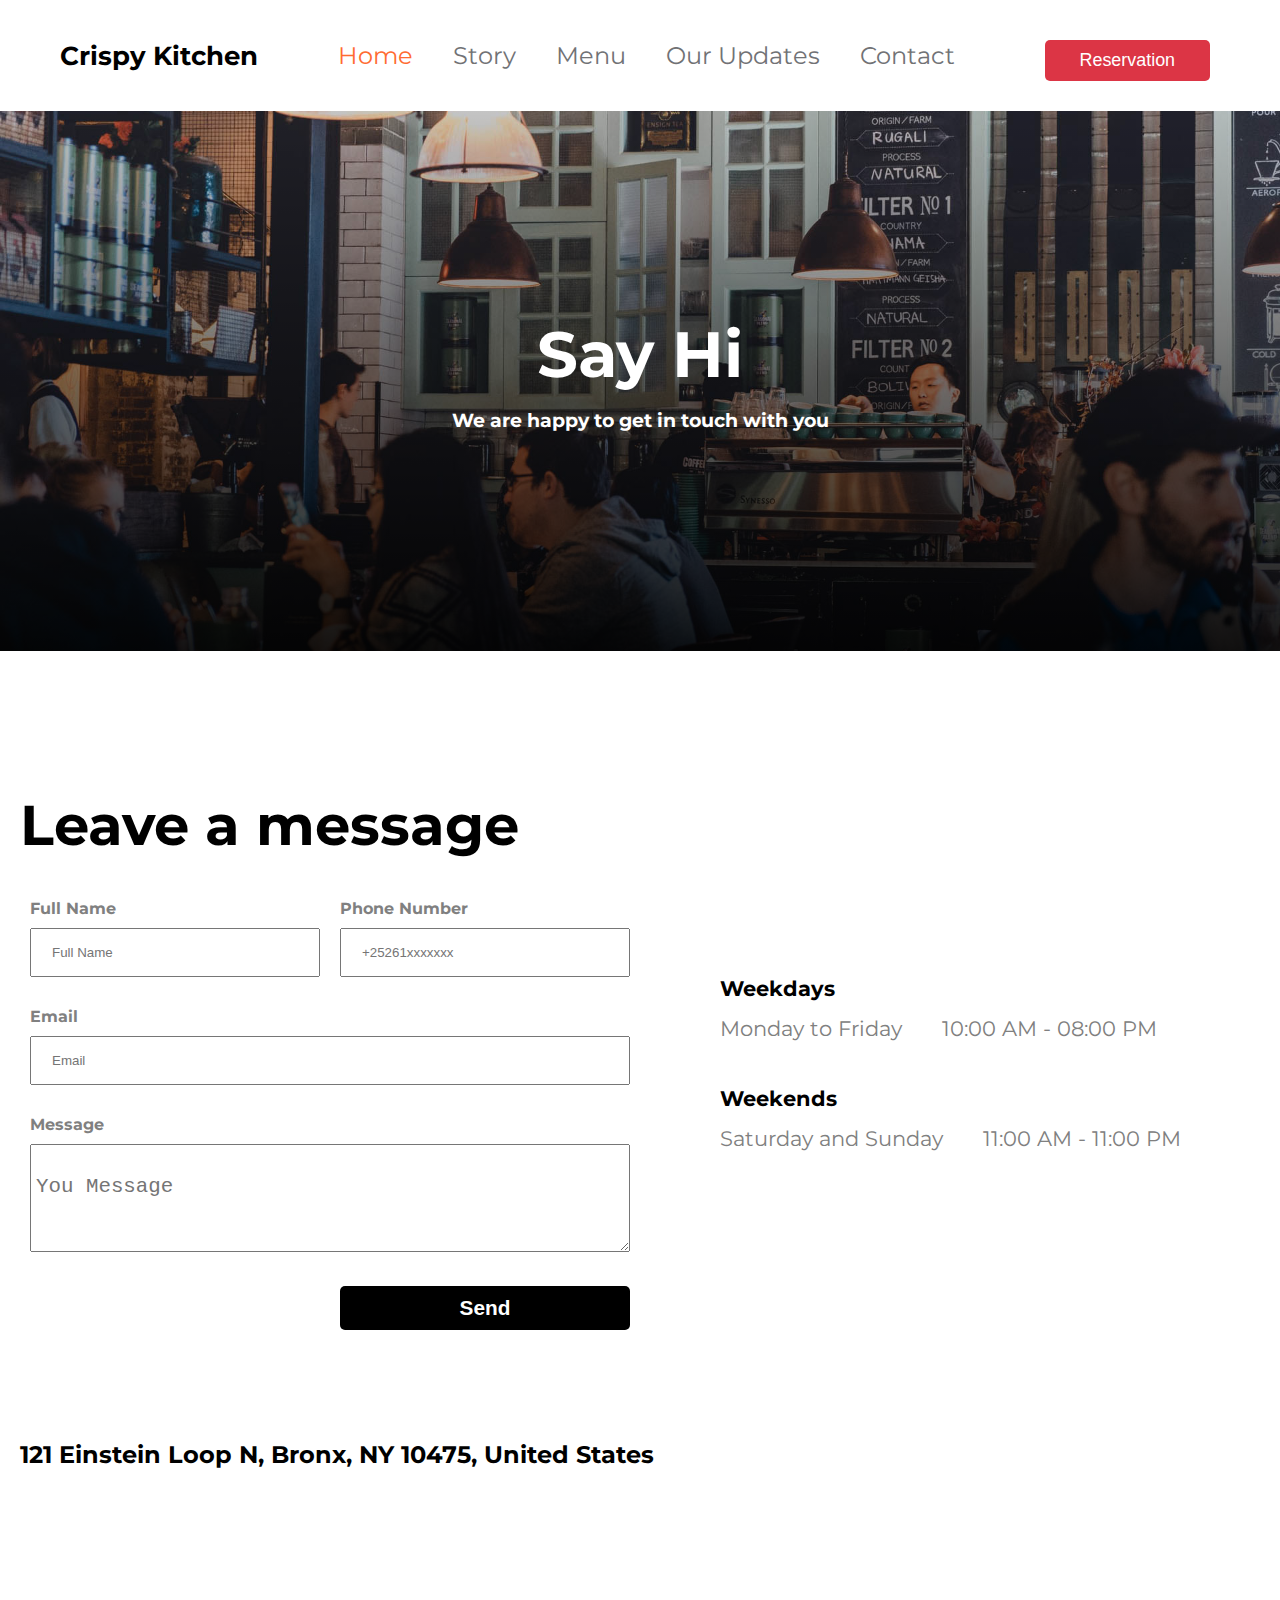
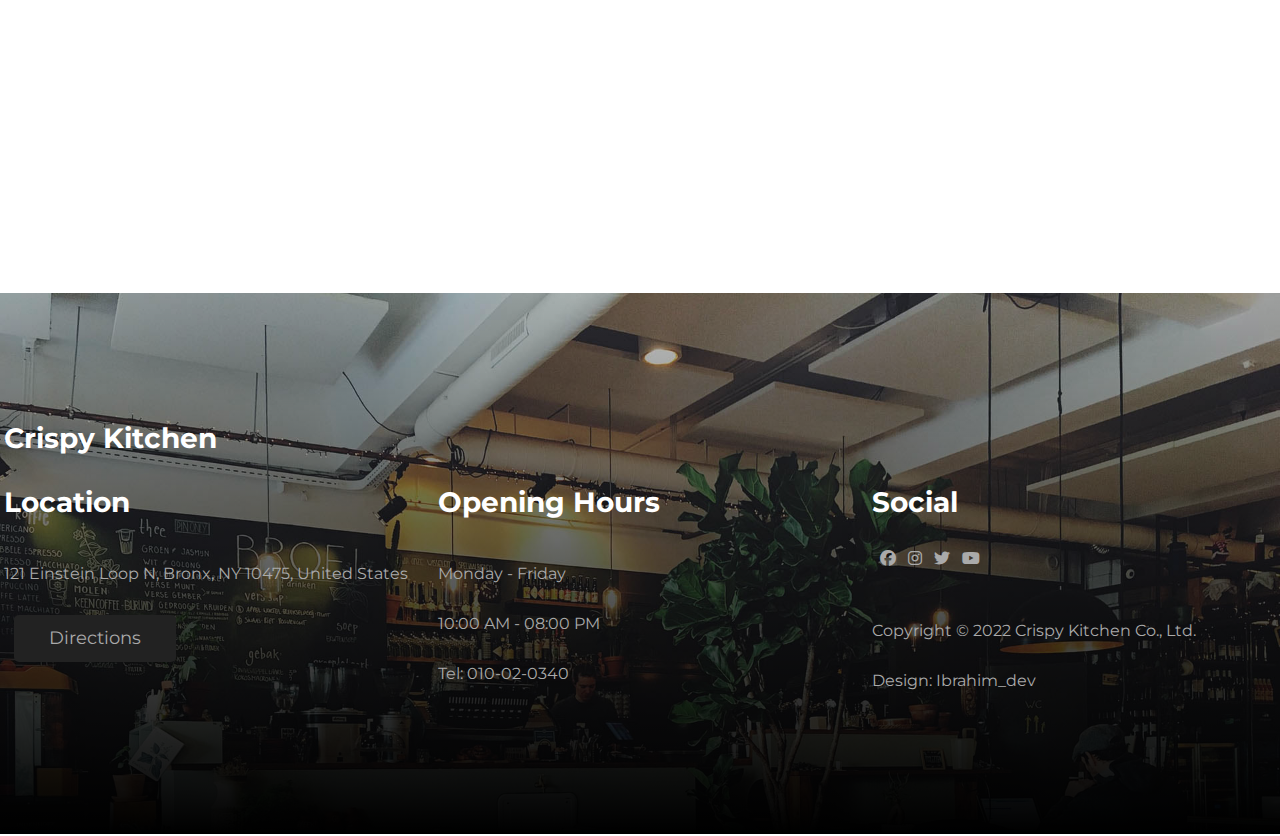
<file: contact.html>
<!DOCTYPE html>
<html lang="en">

<head>
    <meta charset="UTF-8">
    <meta name="viewport" content="width=device-width, initial-scale=1.0">
    <link rel="stylesheet" href="./images/homepage.css">
    <link rel="stylesheet" href="https://cdnjs.cloudflare.com/ajax/libs/font-awesome/6.7.2/css/all.min.css"
        integrity="sha512-Evv84Mr4kqVGRNSgIGL/F/aIDqQb7xQ2vcrdIwxfjThSH8CSR7PBEakCr51Ck+w+/U6swU2Im1vVX0SVk9ABhg=="
        crossorigin="anonymous" referrerpolicy="no-referrer" />
    <title>Contact page</title>
</head>

<body>
    <div class="header-nav">
        <div class="menus">
            <i class="fa fa-bars"></i>
            <i class="fa fa-close"></i>
        </div>
        <div class="logo">
            <span>Crispy Kitchen</span>
        </div>
        <div class="nav mobile">
            <ul>
                <li><a id="home" href="">Home</a></li>
                <li><a href="./Story.html">Story</a></li>
                <li><a href="./Menu.html">Menu</a></li>
                <li><a href="./Our Updates.html">Our Updates</a></li>
                <li><a href="./contact.html">Contact</a></li>
            </ul>
        </div>
        <div class="header-btn">
            <button>Reservation</button>
        </div>
    </div>
    <div class="contact-bg">
        <div class="contact-text">
            <h1>Say Hi</h1>
            <p>We are happy to get in touch with you</p>
        </div>
    </div>
    <div class="conatiner">

        <div class="container-message">
            <!-- input send message -->
            <div class="send-maassage">
                <h1>Leave a message</h1>
                <form>
                    <!-- full name input -->
                   <div class="fullname f">
                    <label for="">Full Name</label> <br>
                    <input id="fullname" type="text" placeholder="Full Name">
                   </div>
                    <!-- phone number input -->
                   <div class="number f">
                    <label for="">Phone Number</label> <br>
                    <input id="number" type="text" placeholder="+25261xxxxxxx">
                   </div>
                    <!-- Email input -->
                    <div class="email f">
                        <label for="">Email</label> <br>
                    <input id="Email" type="text" placeholder="Email">
                    </div>
                    <!-- Textarea -->
                    <div class="area f">
                        <label for="">Message</label> <br>
                    <textarea  name="" id="" placeholder="You Message"></textarea>
                    </div> <br>
                    <button>Send</button>
                </form>

            </div>
            <!-- weekdays avvailable -->
            <div class="week">
                <div class="Weekdays">
                    <span>Weekdays</span>
                    <div class="weekdays-title">
                        <p>Monday to Friday</p>
                        <p id="p">10:00 AM - 08:00 PM</p>
                    </div>
                </div>
                <div class="Weekdays Weekends">
                    <span>Weekends</span>
                    <div class="weekdays-title">
                        <p>Saturday and Sunday</p>
                        <p id="p">11:00 AM - 11:00 PM </p>
                    </div>
                </div>
            </div>
        </div>
<div class="map">
    <span>121 Einstein Loop N, Bronx, NY 10475, United States</span> <br>
    <iframe src="https://www.google.com/maps/embed?pb=!1m18!1m12!1m3!1d3987.307345204718!2d45.31150977472625!3d2.0328486979488734!2m3!1f0!2f0!3f0!3m2!1i1024!2i768!4f13.1!3m3!1m2!1s0x3d58437e7aa91f3b%3A0x12e8d555da2bcf87!2sBeydan!5e0!3m2!1sen!2sso!4v1740388513370!5m2!1sen!2sso" width="600" height="450" style="border:0;" allowfullscreen="" loading="lazy" referrerpolicy="no-referrer-when-downgrade"></iframe>
</div>
    </div>
  <!-- footer -->

  <footer class="footer">
    <div class="container">
        <h2>Crispy Kitchen</h2>
        <div class="footer-grid">
            <div class="grid-footer">
                <h2>Location</h2>
                <p>121 Einstein Loop N, Bronx, NY 10475, United States</p>
                <button class="footer-btn">Directions</button>
            </div>
            <div class="grid-footer">
                <h2>Opening Hours</h2>
                <p>Monday - Friday</p>
                <p>10:00 AM - 08:00 PM</p>
                <p>Tel: <span>010-02-0340</span></p>
            </div>
            <div class="grid-footer">
                <h2>Social</h2>
                <i class="fa-brands fa-facebook"></i>
                <i class="fa-brands fa-instagram"></i>
                <i class="fa-brands fa-twitter"></i>
                <i class="fa-brands fa-youtube"></i>
                <p>Copyright © 2022 Crispy Kitchen Co., Ltd.</p>
                <p>Design: <span>Ibrahim_dev</span></p>
            </div>
        </div>
    </div>
</footer>
<script>

    let bars = document.querySelector(".fa-bars")
    let close = document.querySelector(".fa-close")
    bars.addEventListener("click", () => {
        let mobile = document.querySelector(".mobile")
        mobile.style.display = "block"
        close.style.display = "block"
        bars.style.display = "none"
    })
    close.addEventListener("click", () => {
        let mobile = document.querySelector(".mobile")
        mobile.style.display = "none"
        close.style.display = "none"
        bars.style.display = "block"
    })



</script>

</body>

</html>
</file>
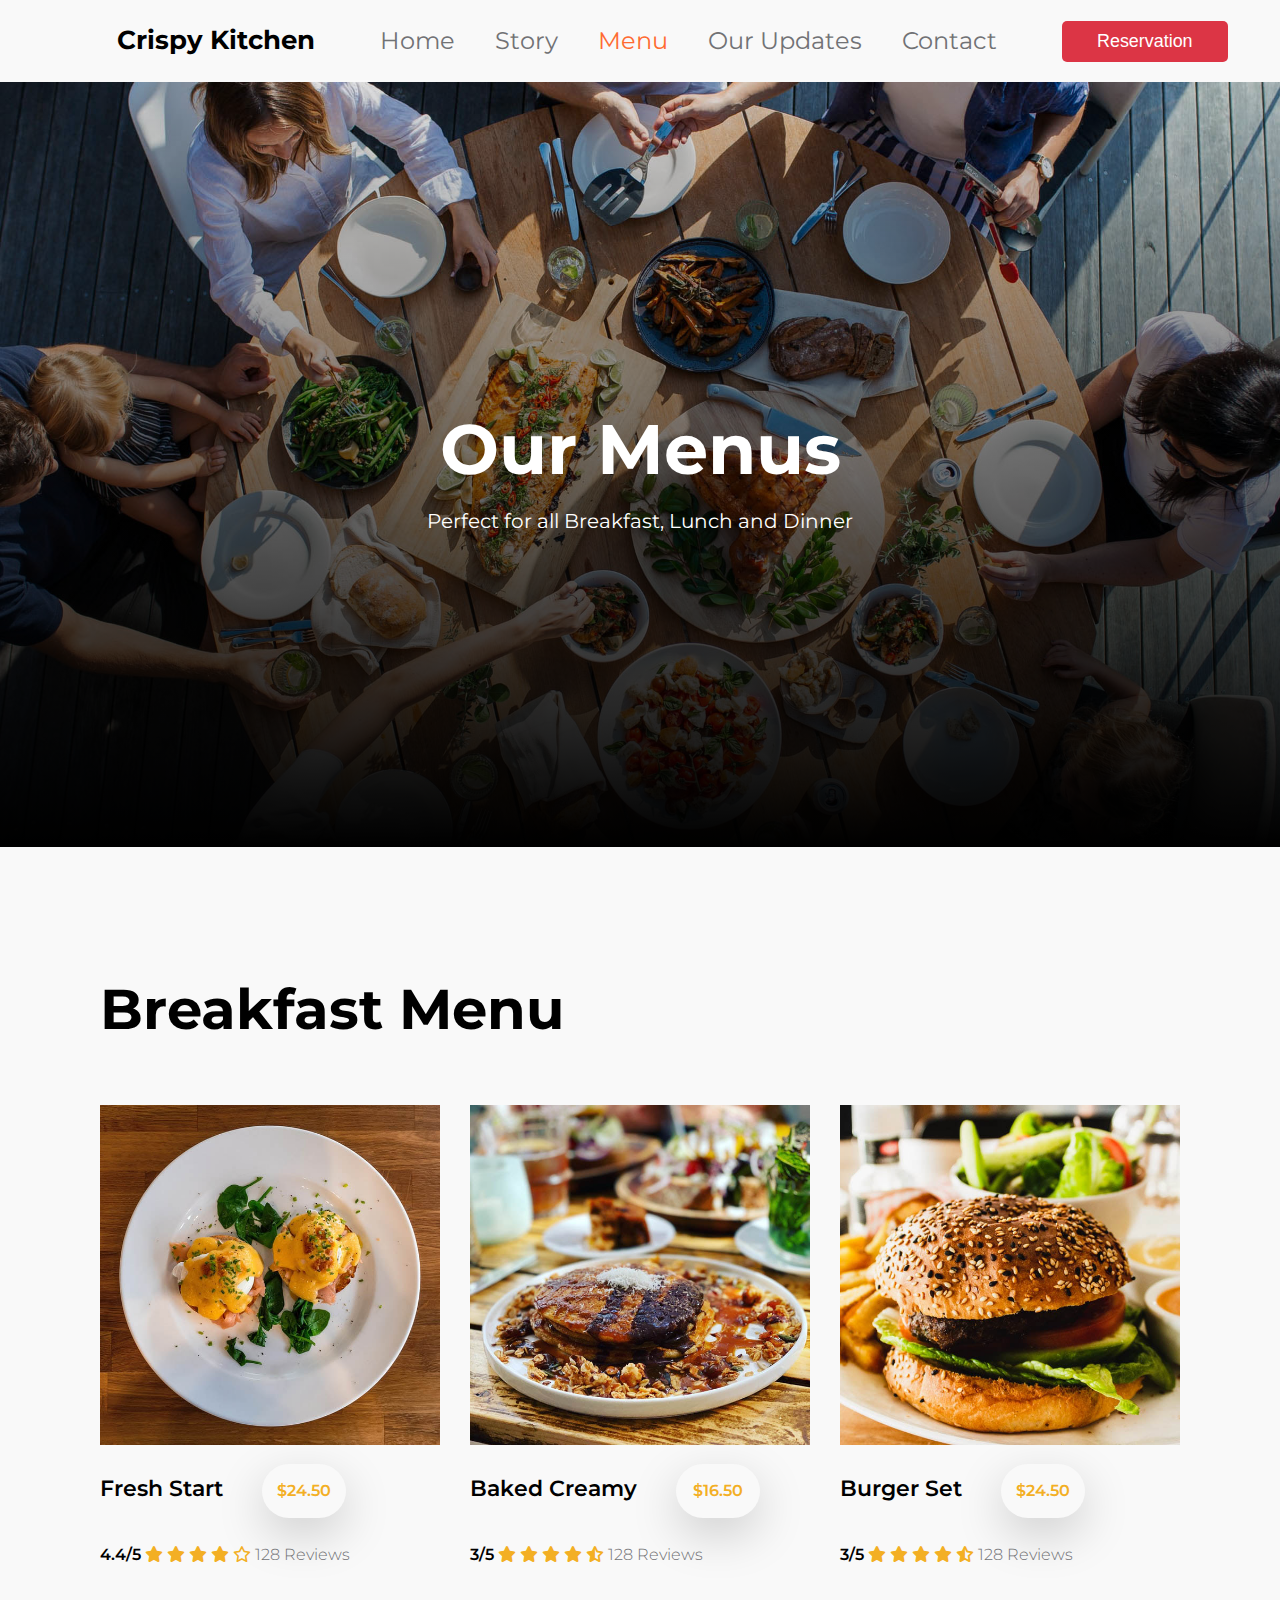
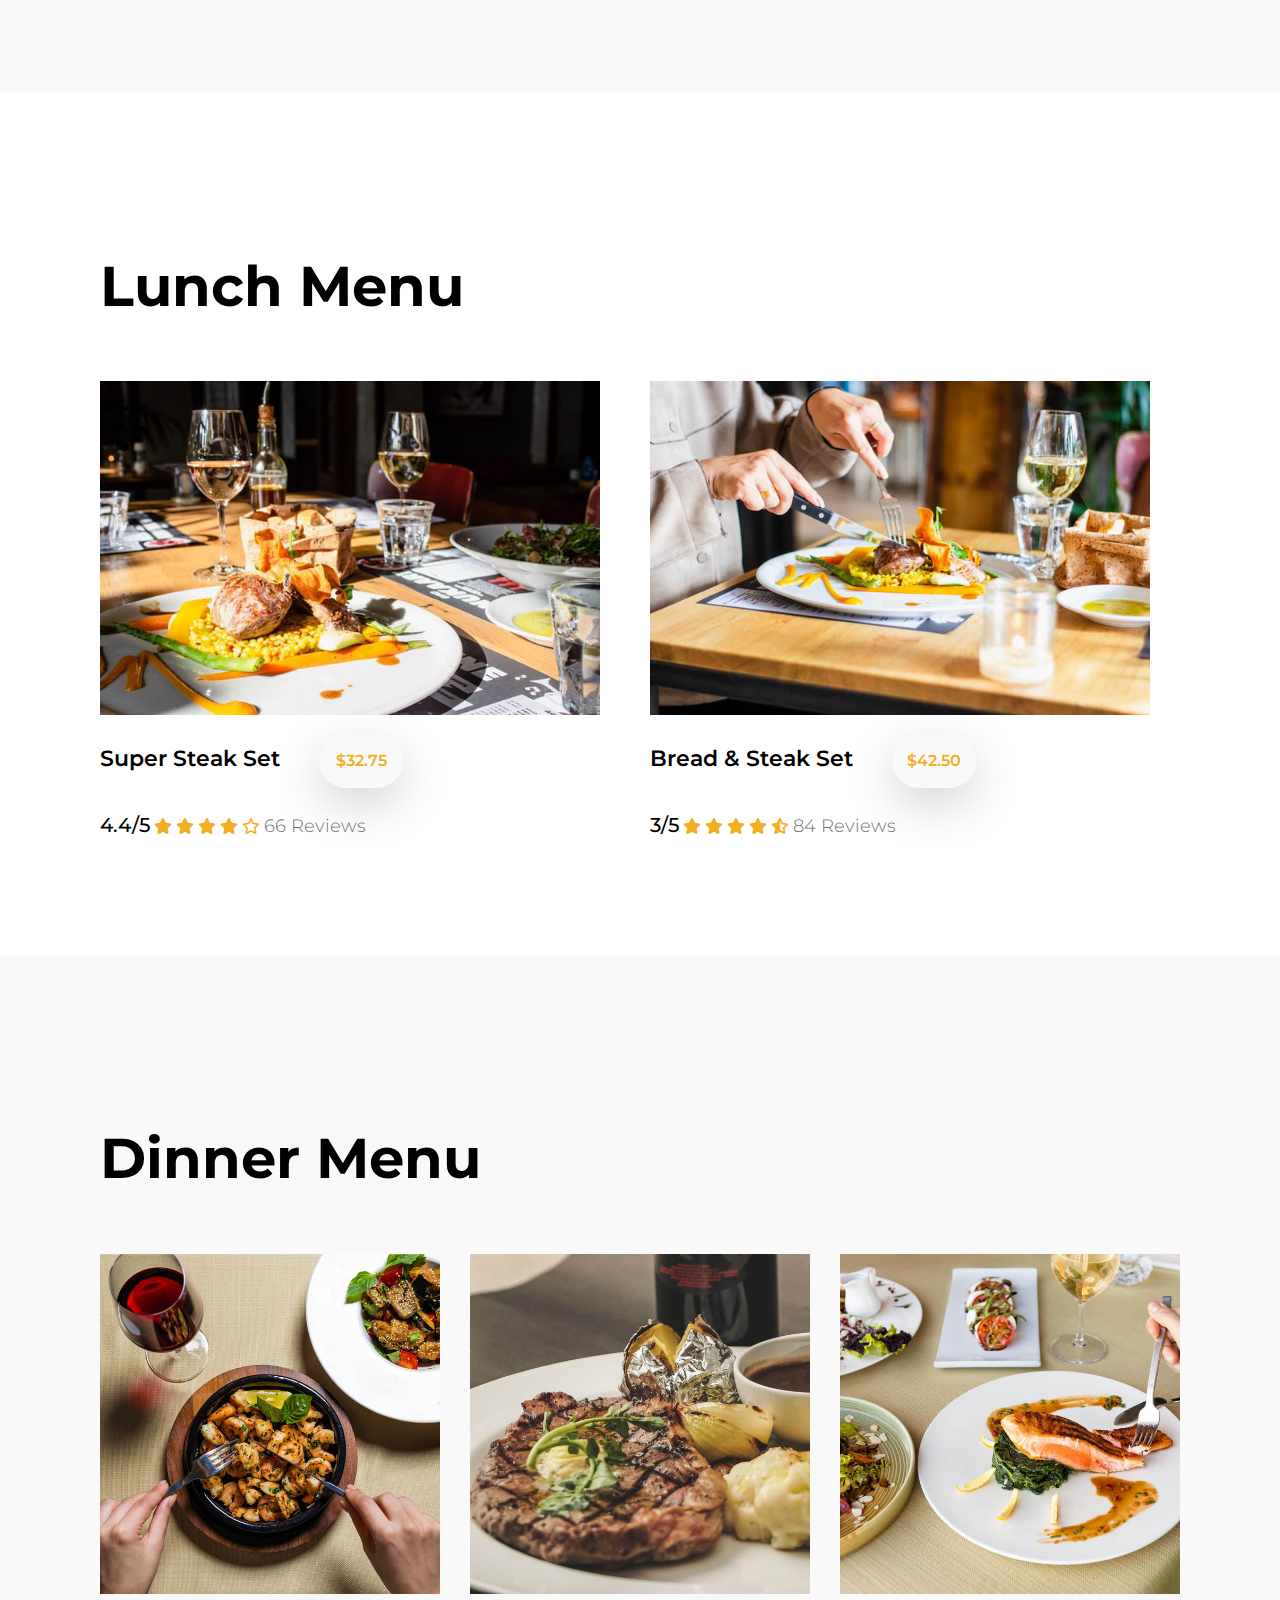
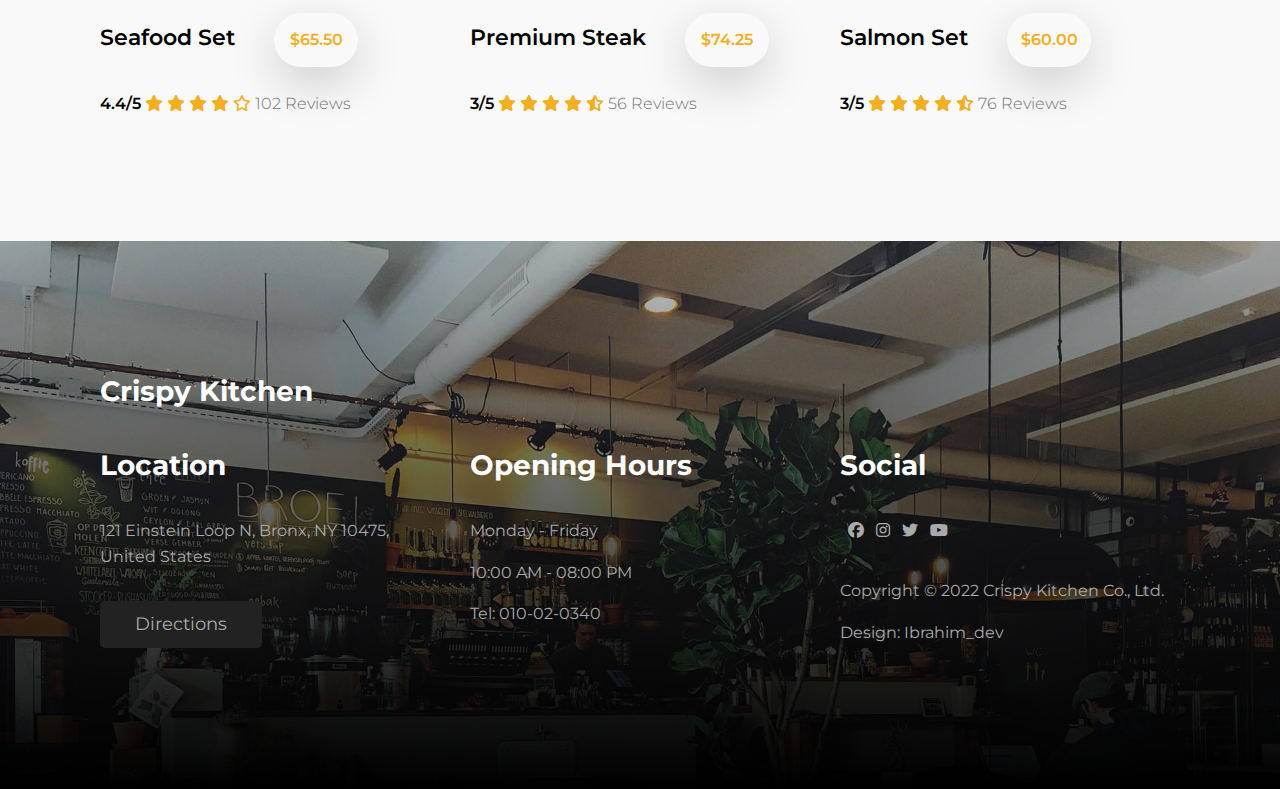
<file: Menu.html>
<!DOCTYPE html>
<html lang="en">
<head>
    <meta charset="UTF-8">
    <meta name="viewport" content="width=device-width, initial-scale=1.0">
    <link rel="stylesheet" href="https://cdnjs.cloudflare.com/ajax/libs/font-awesome/6.4.0/css/all.min.css">
    <title>Crispy Kitchen</title>
    <link rel="stylesheet" href="style.css">
</head>
<body>
    <!-- header -->
    <div class="header-nav">
        <div class="menus-i">
            <i class="fa fa-bars"></i>
            <i class="fa fa-close"></i>
        </div>
        <div class="logo">
            <span>Crispy Kitchen</span>
        </div>
        <div class="nav mobile">
            <ul>
                <li><a href="index.html">Home</a></li>
                <li><a href="./Story.html">Story</a></li>
                <li><a id="home" href="./Menu.html">Menu</a></li>
                <li><a href="./Our Updates.html">Our Updates</a></li>
                <li><a href="Contact.html">Contact</a></li>
            </ul>
        </div>
        <div class="header-btn">
            <button>Reservation</button>
        </div>
    </div>
    <!-- menu hero -->
    <section class="menu">
        <div class="container">
            <div class="menu-hero">
                <h1>Our Menus</h1>
                <p>Perfect for all Breakfast, Lunch and Dinner</p>
            </div>
        </div>
    </section>

    <!-- Breakfast Menu -->
    <section class="menu-foods">
        <div class="container">
            <h1>Breakfast Menu</h1>
            <div class="menus">
                <div class="menu-img">
                    <img src="images/menu1.jpg" alt="sophia's picture">
                    <div class="food-name">
                        <h2>Fresh Start</h2>
                        <button>$24.50</button>
                    </div>
                    <div class="food-rates">
                        <h2>4.4/5</h2>
                        <i class="fa-solid fa-star"></i>
                        <i class="fa-solid fa-star"></i>
                        <i class="fa-solid fa-star"></i>
                        <i class="fa-solid fa-star"></i>
                        <i class="fa-regular fa-star"></i>
                        <p>128 Reviews</p>
                    </div>
                </div>
                <div class="menu-img">
                    <img src="images/menu2.jpg" alt="Benjamin's picture">
                    <div class="food-name">
                        <h2>Baked Creamy</h2>
                        <button>$16.50</button>
                    </div>
                    <div class="food-rates">
                        <h2>3/5</h2>
                    <i class="fa-solid fa-star"></i>
                    <i class="fa-solid fa-star"></i>
                    <i class="fa-solid fa-star"></i>
                    <i class="fa-solid fa-star"></i>
                    <i class="fa-solid fa-star-half-stroke"></i>
                    <p>128 Reviews</p>
                    </div>
                </div>
                    
                <div class="menu-img">
                    <img src="images/menu3.jpg" alt="muchen's picture">
                    <div class="food-name">
                        <h2>Burger Set</h2>
                        <button>$24.50</button>
                    </div>
                    <div class="food-rates">
                        <h2>3/5</h2>
                    <i class="fa-solid fa-star"></i>
                    <i class="fa-solid fa-star"></i>
                    <i class="fa-solid fa-star"></i>
                    <i class="fa-solid fa-star"></i>
                    <i class="fa-solid fa-star-half-stroke"></i>
                    <p>128 Reviews</p>
                    </div>
                </div>
            </div>   
        </div>
    </section>


    <!-- Lunch menu -->

    <section class="lunch-menu">
        <div class="container">
            <h1>Lunch Menu</h1>
            <div class="menus">
                <div class="lunch">
                    <img src="images/menu4.jpg" alt="sophia's picture">
                    <div class="food-name">
                        <h2>Super Steak Set</h2>
                        <button>$32.75</button>
                    </div>
                    <div class="food-rates">
                        <h2>4.4/5</h2>
                        <i class="fa-solid fa-star"></i>
                        <i class="fa-solid fa-star"></i>
                        <i class="fa-solid fa-star"></i>
                        <i class="fa-solid fa-star"></i>
                        <i class="fa-regular fa-star"></i>
                        <p>66 Reviews</p>
                    </div>
                </div>
                <div class="lunch">
                    <img src="images/menu5.jpg" alt="Benjamin's picture">
                    <div class="food-name">
                        <h2>Bread & Steak Set</h2>
                        <button>$42.50</button>
                    </div>
                    <div class="food-rates">
                        <h2>3/5</h2>
                    <i class="fa-solid fa-star"></i>
                    <i class="fa-solid fa-star"></i>
                    <i class="fa-solid fa-star"></i>
                    <i class="fa-solid fa-star"></i>
                    <i class="fa-solid fa-star-half-stroke"></i>
                    <p>84 Reviews</p>
                    </div>
                </div>
               
            </div>   
        </div>
    </section>

    <!-- Dinner Menu -->

    <section class="menu-foods">
        <div class="container">
            <h1>Dinner Menu</h1>
            <div class="menus">
                <div class="menu-img">
                    <img src="images/menu6.jpg" alt="sophia's picture">
                    <div class="food-name">
                        <h2>Seafood Set</h2>
                        <button>$65.50</button>
                    </div>
                    <div class="food-rates">
                        <h2>4.4/5</h2>
                        <i class="fa-solid fa-star"></i>
                        <i class="fa-solid fa-star"></i>
                        <i class="fa-solid fa-star"></i>
                        <i class="fa-solid fa-star"></i>
                        <i class="fa-regular fa-star"></i>
                        <p>102 Reviews</p>
                    </div>
                </div>
                <div class="menu-img">
                    <img src="images/menu7.jpg" alt="Benjamin's picture">
                    <div class="food-name">
                        <h2>Premium Steak</h2>
                        <button>$74.25</button>
                    </div>
                    <div class="food-rates">
                        <h2>3/5</h2>
                    <i class="fa-solid fa-star"></i>
                    <i class="fa-solid fa-star"></i>
                    <i class="fa-solid fa-star"></i>
                    <i class="fa-solid fa-star"></i>
                    <i class="fa-solid fa-star-half-stroke"></i>
                    <p>56 Reviews</p>
                    </div>
                </div>
                    
                <div class="menu-img">
                    <img src="images/menu8.jpg" alt="muchen's picture">
                    <div class="food-name">
                        <h2>Salmon Set</h2>
                        <button>$60.00</button>
                    </div>
                    <div class="food-rates">
                        <h2>3/5</h2>
                    <i class="fa-solid fa-star"></i>
                    <i class="fa-solid fa-star"></i>
                    <i class="fa-solid fa-star"></i>
                    <i class="fa-solid fa-star"></i>
                    <i class="fa-solid fa-star-half-stroke"></i>
                    <p>76 Reviews</p>
                    </div>
                </div>
            </div>   
        </div>
    </section>

    <!-- footer -->
     
<footer class="footer">
    <div class="container">
            <h2>Crispy Kitchen</h2>
        <div class="footer-grid">
            <div class="grid-footer">
                <h2>Location</h2>
                <p>121 Einstein Loop N, Bronx, NY 10475, United States</p>
                <button class="footer-btn">Directions</button>
            </div>
            <div class="grid-footer">
                <h2>Opening Hours</h2>
                <p>Monday - Friday</p>
                <p>10:00 AM - 08:00 PM</p>
                <p>Tel: <span>010-02-0340</span></p>
            </div>
            <div class="grid-footer">
                <h2>Social</h2>
                <i class="fa-brands fa-facebook"></i>
                <i class="fa-brands fa-instagram"></i>
                <i class="fa-brands fa-twitter"></i>
                <i class="fa-brands fa-youtube"></i>
                <p>Copyright © 2022 Crispy Kitchen Co., Ltd.</p>
                <p>Design: <span>Ibrahim_dev</span></p>
            </div>
        </div>
    </div>
</footer>


    <!-- scripts -->
    <script>
        document.addEventListener('DOMContentLoaded', function () {
        const barsIcon = document.querySelector('.fa-bars');
        const closeIcon = document.querySelector('.fa-close');
        const navMenu = document.querySelector('.nav.mobile');

        barsIcon.addEventListener('click', function () {
            navMenu.style.display = 'block';
            barsIcon.style.display = 'none';
            closeIcon.style.display = 'block';
        });

        closeIcon.addEventListener('click', function () {
            navMenu.style.display = 'none';
            closeIcon.style.display = 'none';
            barsIcon.style.display = 'block';
        });
        });

    </script>
</body>
</html>
</file>
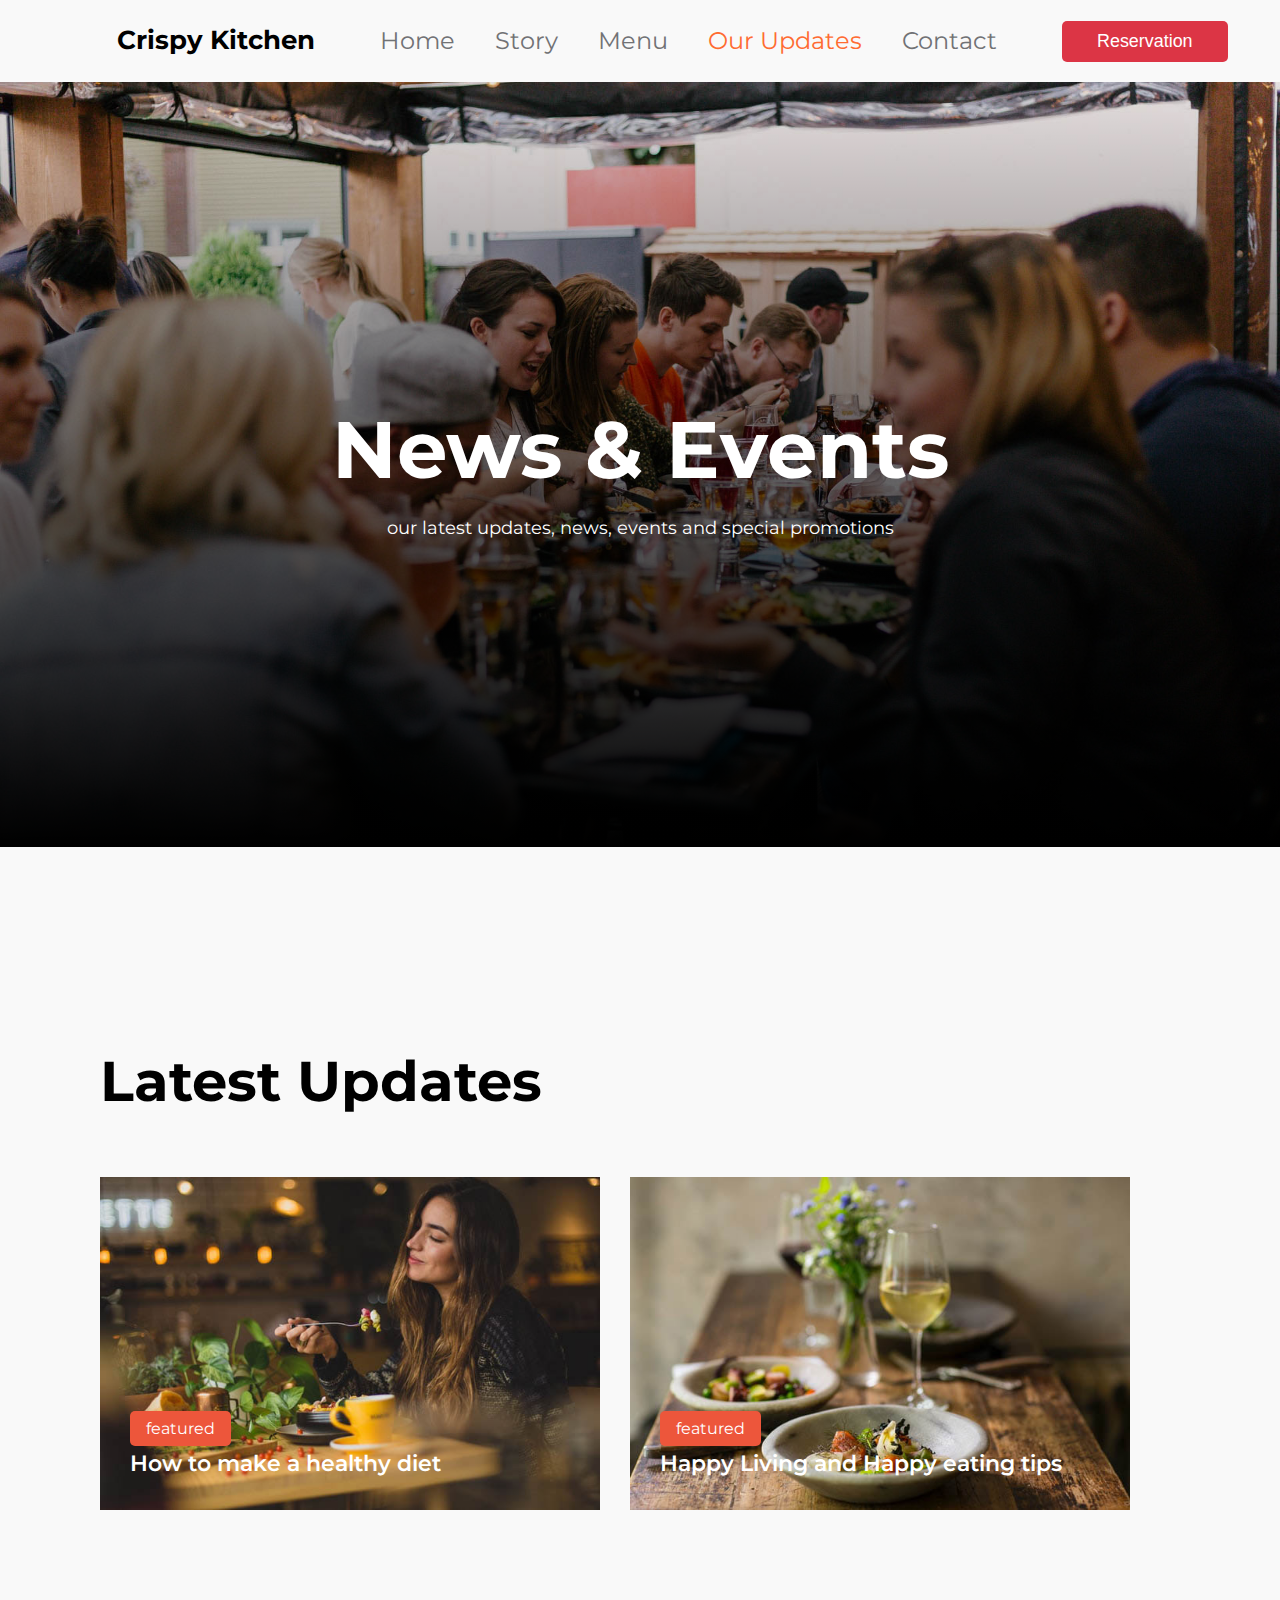
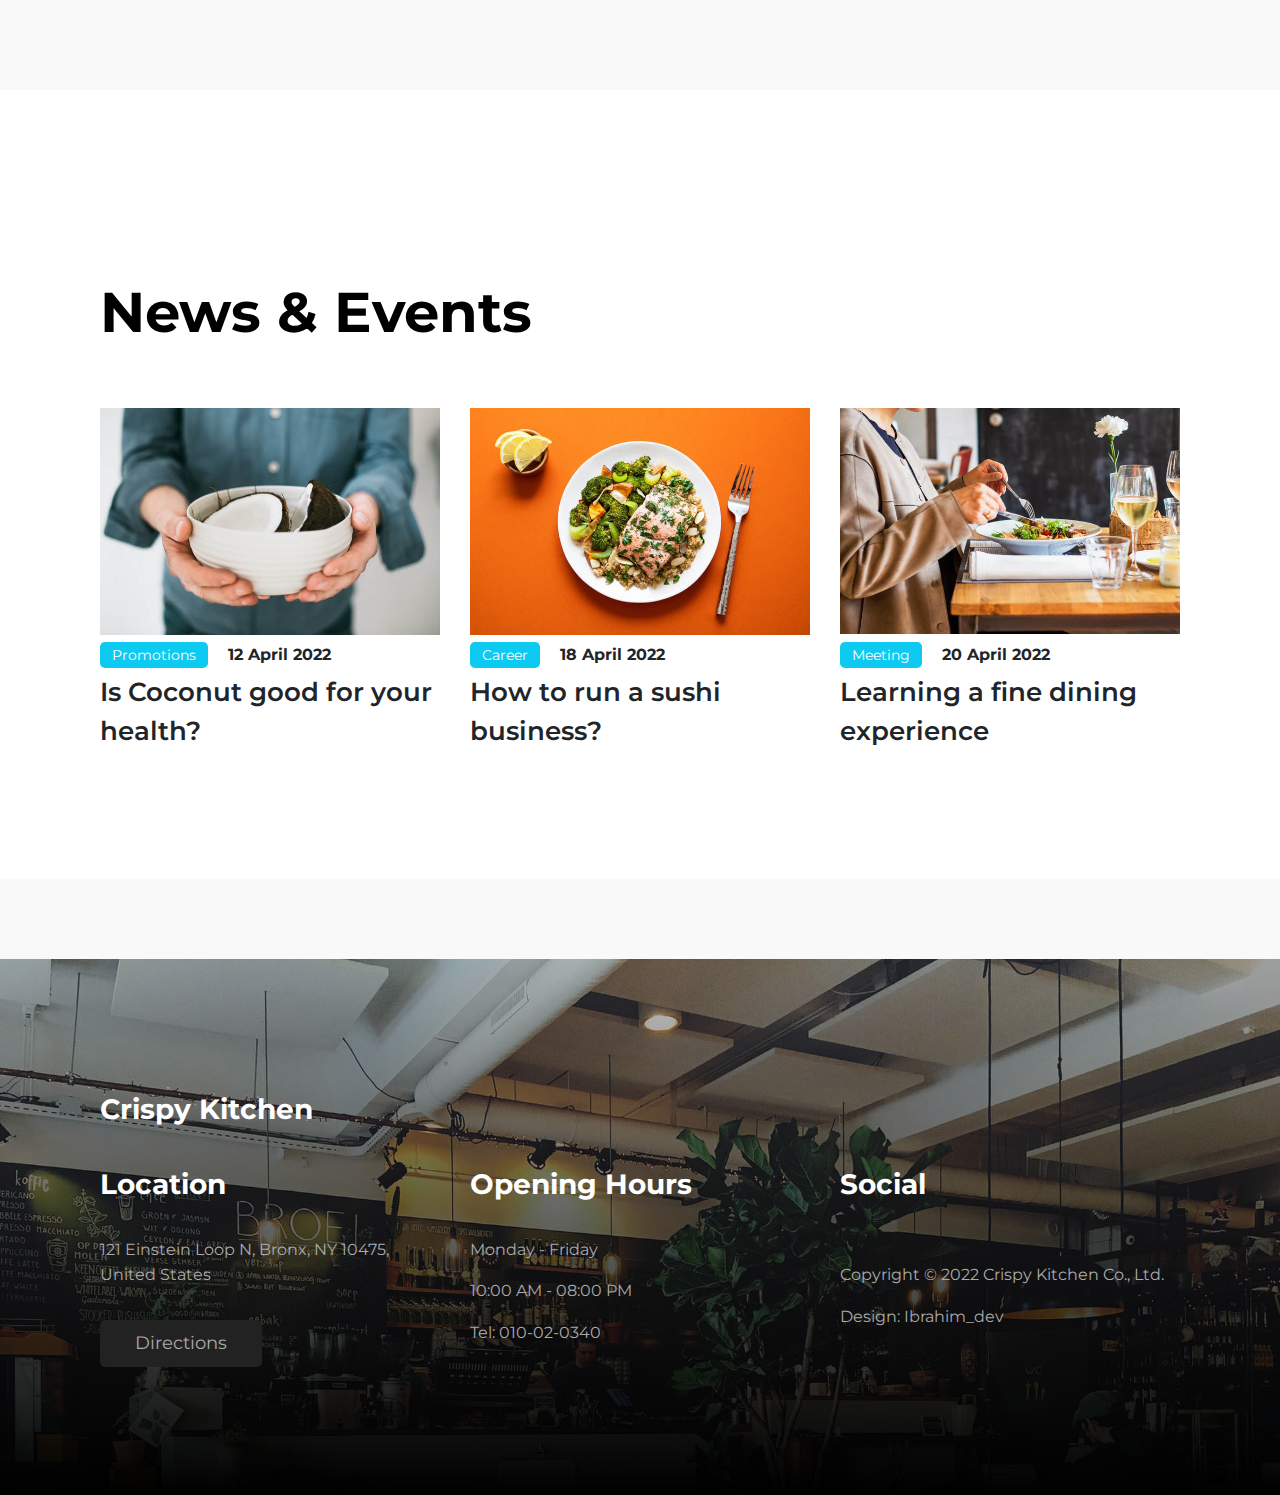
<file: Our Updates.html>
<!DOCTYPE html>
<html lang="en">
<head>
    <meta charset="UTF-8">
    <meta name="viewport" content="width=device-width, initial-scale=1.0">
    <title>Crispy Kitchen</title>
    <link rel="stylesheet" href="style.css">
</head>
<body>

        <!-- header -->
   
        <div class="header-nav">
            <div class="menus-i">
                <i class="fa fa-bars"></i>
                <i class="fa fa-close"></i>
            </div>
            <div class="logo">
                <span>Crispy Kitchen</span>
            </div>
            <div class="nav mobile">
                <ul>
                    <li><a href="index.html">Home</a></li>
                    <li><a href="./Story.html">Story</a></li>
                    <li><a href="./Menu.html">Menu</a></li>
                    <li><a id="home" href="./Our Updates.html">Our Updates</a></li>
                    <li><a href="Contact.html">Contact</a></li>
                </ul>
            </div>
            <div class="header-btn">
                <button>Reservation</button>
            </div>
        </div>
   
    <!-- updates hero -->
    <section class="update">
        <div class="container">
            <div class="update-hero">
                <h1>News & Events</h1>
                <p>our latest updates, news, events and special promotions</p>
            </div>
        </div>
    </section>

    <!-- latest updates -->
    <section class="our-updates">
        <div class="container">
            <h1>Latest Updates</h1>
            <div class="menus">
                <div class="updates-menu">
                    <img src="images/update-1.jpg" alt="sophia's picture">
                    <div class="update-name">
                        <button class="update-btn">featured</button>
                        <h2>How to make a healthy diet</h2>
                    </div>
                </div>
                <div class="updates-menu">
                    <img src="images/update-2.jpg" alt="Benjamin's picture">
                    <div class="update-name">
                        <button class="update-btn">featured</button>
                        <h2>Happy Living and Happy eating tips</h2>
                    </div>
                </div>
               
            </div>   
        </div>
    </section>

    <!-- News & Events -->

    <section class="news-event">
        <div class="container">
            <h1>News & Events</h1>
            <div class="events">
                <div class="event-img">
                    <img src="images/update-3.jpg" alt="sophia's picture">
                    <button>Promotions</button>
                    <h3>12 April 2022</h3>
                    <h2>Is Coconut good for your health?</h2>
                </div>
                <div class="event-img">
                    <img src="images/update-4.jpg" alt="Benjamin's picture">
                    <button>Career</button>
                    <h3>18 April 2022</h3>
                    <h2>How to run a sushi business?</h32>
                </div>
                    
                <div class="event-img">
                    <img src="images/update-5.jpg" alt="muchen's picture">
                    <button>Meeting</button>
                    <h3>20 April 2022</h3>
                    <h2>Learning a fine dining experience</h2>
                </div>
            </div>   
        </div>
    </section>

    <!-- footer -->
     
<footer class="footer">
    <div class="container">
            <h2>Crispy Kitchen</h2>
        <div class="footer-grid">
            <div class="grid-footer">
                <h2>Location</h2>
                <p>121 Einstein Loop N, Bronx, NY 10475, United States</p>
                <button class="footer-btn">Directions</button>
            </div>
            <div class="grid-footer">
                <h2>Opening Hours</h2>
                <p>Monday - Friday</p>
                <p>10:00 AM - 08:00 PM</p>
                <p>Tel: <span>010-02-0340</span></p>
            </div>
            <div class="grid-footer">
                <h2>Social</h2>
                <i class="fa-brands fa-facebook"></i>
                <i class="fa-brands fa-instagram"></i>
                <i class="fa-brands fa-twitter"></i>
                <i class="fa-brands fa-youtube"></i>
                <p>Copyright © 2022 Crispy Kitchen Co., Ltd.</p>
                <p>Design: <span>Ibrahim_dev</span></p>
            </div>
        </div>
    </div>
</footer>

     <!-- scripts -->
     <script>
        document.addEventListener('DOMContentLoaded', function () {
        const barsIcon = document.querySelector('.fa-bars');
        const closeIcon = document.querySelector('.fa-close');
        const navMenu = document.querySelector('.nav.mobile');

        barsIcon.addEventListener('click', function () {
            navMenu.style.display = 'block';
            barsIcon.style.display = 'none';
            closeIcon.style.display = 'block';
        });

        closeIcon.addEventListener('click', function () {
            navMenu.style.display = 'none';
            closeIcon.style.display = 'none';
            barsIcon.style.display = 'block';
        });
        });

    </script>
</body>
</html>
</file>
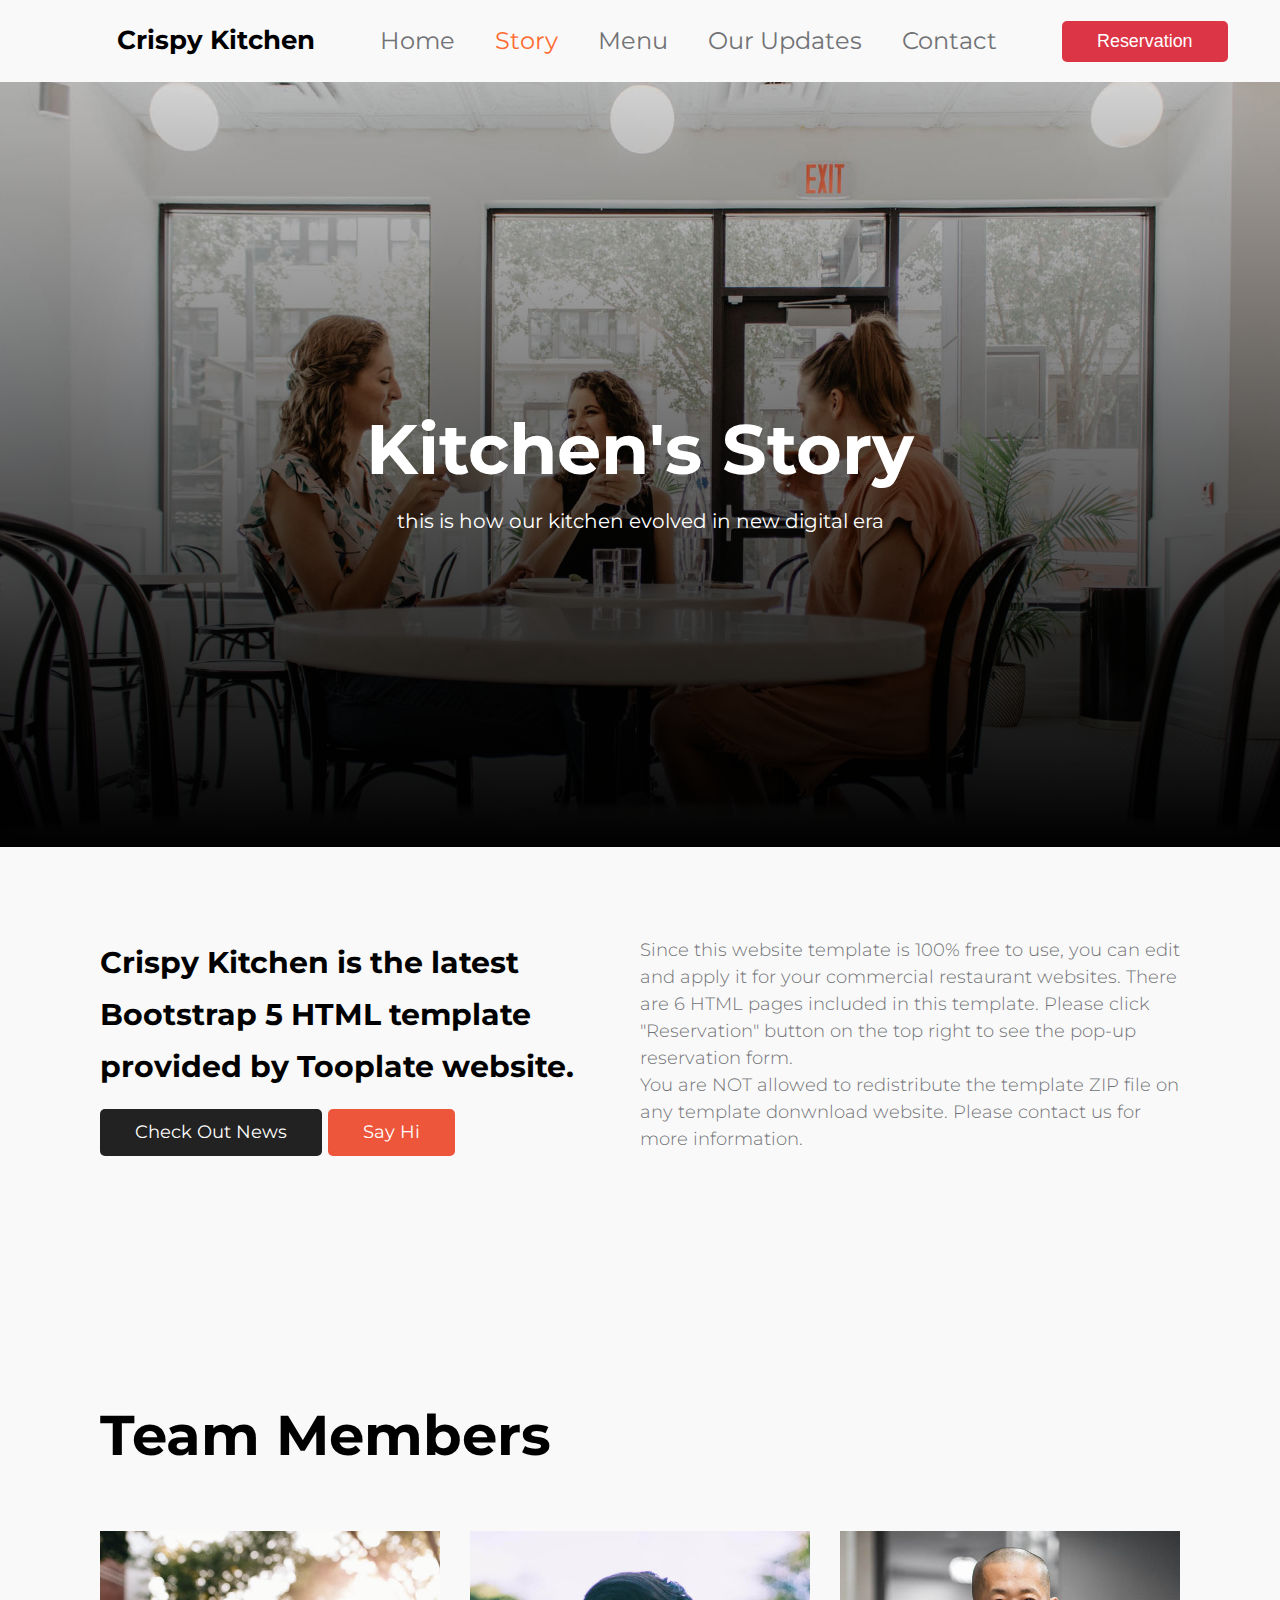
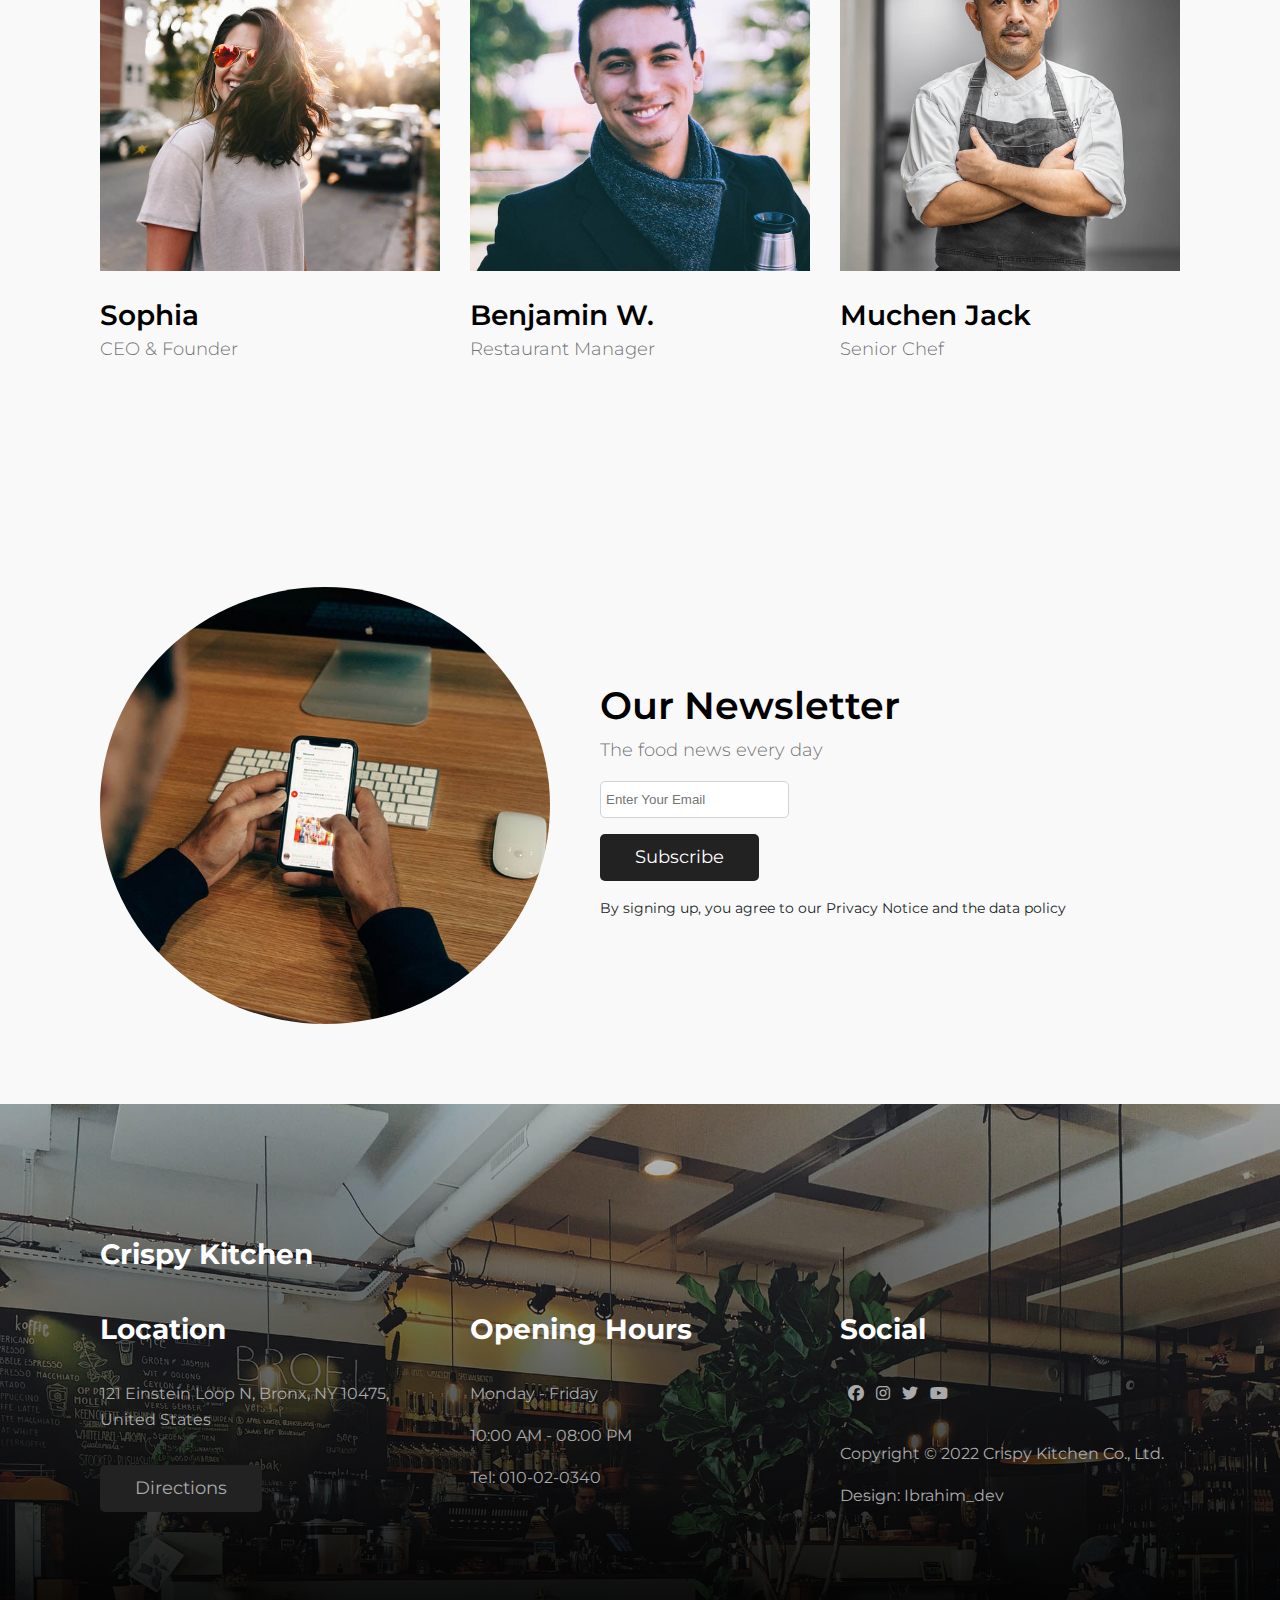
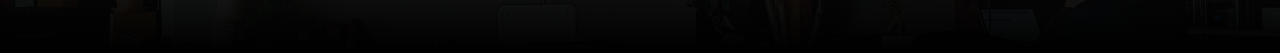
<file: Story.html>
<!DOCTYPE html>
<html lang="en">
<head>
    <meta charset="UTF-8">
    <meta name="viewport" content="width=device-width, initial-scale=1.0">
    <link rel="stylesheet" href="https://cdnjs.cloudflare.com/ajax/libs/font-awesome/6.4.0/css/all.min.css">
    <title>Crispy Kitchen</title>
    <link rel="stylesheet" href="style.css">
</head>
<body>

    <section>
        <!-- header -->
    <div class="header-nav">
        <div class="menus-i">
            <i class="fa fa-bars"></i>
            <i class="fa fa-close"></i>
        </div>
        <div class="logo">
            <span>Crispy Kitchen</span>
        </div>
        <div class="nav mobile">
            <ul>
                <li><a href="index.html">Home</a></li>
                <li><a id="home" href="./Story.html">Story</a></li>
                <li><a href="./Menu.html">Menu</a></li>
                <li><a href="./Our Updates.html">Our Updates</a></li>
                <li><a href="Contact.html">Contact</a></li>
            </ul>
        </div>
        <div class="header-btn">
            <button>Reservation</button>
        </div>
    </div>
    </section>
    <section class="story">
        <div class="container">
            <div class="story-hero">
                <h1>Kitchen's Story</h1>
                <p>this is how our kitchen evolved in new digital era</p>
            </div>
        </div>
    </section>

    <section class="container">
        <div class="stories">
            <div class="story-title">
                <h2>Crispy Kitchen is the latest Bootstrap 5 HTML template provided by Tooplate website.</h2>
                <button class="btn">
                    Check Out News
                </button>
                <button class="btn" id="btn-2">
                    Say Hi
                </button>
            </div>

            <div class="story-des">
                <p>Since this website template is 100% free to use, you can edit and apply it for your commercial restaurant websites. There are 6 HTML pages included in this template. Please click "Reservation" button on the top right to see the pop-up reservation form.</p>
                    
                <p>You are NOT allowed to redistribute the template ZIP file on any template donwnload website. Please contact us for more information.
                </p>
            </div>
        </div>
    </section>

    <!-- team members -->
    <section class="team-members">
        <div class="container">
            <h1>Team Members</h1>
            <div class="team">
                <div class="team-img">
                    <img src="images/sophia.jpg" alt="sophia's picture">
                    <h2>Sophia</h2>
                    <p>CEO & Founder</p>
                </div>
                <div class="team-img">
                    <img src="images/penjamin.jpg" alt="Benjamin's picture">
                    <h2>Benjamin W.</h2>
                    <p>Restaurant Manager</p>
                </div>
                    
                <div class="team-img">
                    <img src="images/muchen.jpg" alt="muchen's picture">
                    <h2>Muchen Jack</h2>
                    <p>Senior Chef</p>
                </div>
            </div>   
        </div>
    </section>

    <!-- news latter -->
     <section class="container">
        <div class="news">
            <div class="news-later">
                <img src="images/newslatter.jpg" alt="News latter">
            </div>
            <div class="news-des">
                <h2>Our Newsletter</h2>
                <p>The food news every day</p>
                <input type="email" placeholder="Enter Your Email"> <br>
                <button class="news-btn"> Subscribe </button>
                <p id="policy">By signing up, you agree to our Privacy Notice and the data policy</p>
            </div>
        </div>
     </section>

<!-- footer -->
     
<footer class="footer">
    <div class="container">
            <h2>Crispy Kitchen</h2>
        <div class="footer-grid">
            <div class="grid-footer">
                <h2>Location</h2>
                <p>121 Einstein Loop N, Bronx, NY 10475, United States</p>
                <button class="footer-btn">Directions</button>
            </div>
            <div class="grid-footer">
                <h2>Opening Hours</h2>
                <p>Monday - Friday</p>
                <p>10:00 AM - 08:00 PM</p>
                <p>Tel: <span>010-02-0340</span></p>
            </div>
            <div class="grid-footer">
                <h2>Social</h2>
                <i class="fa-brands fa-facebook"></i>
                <i class="fa-brands fa-instagram"></i>
                <i class="fa-brands fa-twitter"></i>
                <i class="fa-brands fa-youtube"></i>
                <p>Copyright © 2022 Crispy Kitchen Co., Ltd.</p>
                <p>Design: <span>Ibrahim_dev</span></p>
            </div>
        </div>
    </div>
</footer>

      <!-- scripts -->
    <script>
        document.addEventListener('DOMContentLoaded', function () {
        const barsIcon = document.querySelector('.fa-bars');
        const closeIcon = document.querySelector('.fa-close');
        const navMenu = document.querySelector('.nav.mobile');

        barsIcon.addEventListener('click', function () {
            navMenu.style.display = 'block';
            barsIcon.style.display = 'none';
            closeIcon.style.display = 'block';
        });

        closeIcon.addEventListener('click', function () {
            navMenu.style.display = 'none';
            closeIcon.style.display = 'none';
            barsIcon.style.display = 'block';
        });
        });

    </script>
</body>
</html>
</file>
<file: images/homepage.css>
@import url('https://fonts.googleapis.com/css2?family=Montserrat:ital,wght@0,100..900;1,100..900&display=swap');

* {
    padding: 0;
    box-sizing: border-box;
    margin: 0;
}

body {
    font-family: "montserrat", sans-serif;
}

header {
    width: 100%;
}

.header-nav {
    display: flex;
    align-items: center;
    flex-wrap: wrap;
    padding: 20px;
    justify-content: space-around;
    font-size: 1.5rem;
    width: calc(100%);
}

.logo span {
    font-size: 1.62rem;
    font-weight: bold;
    transition: 0.5s;
}

.logo span:hover {
    color: #ff6b31;
}

.nav ul {
    display: flex;
    gap: 40px;
}

.nav ul li {
    list-style: none;
}

.nav ul li a {
    text-decoration: none;
    color: #717275;

}

.nav ul li a:hover {
    color: #ff6b31;
    transition: 0.5s;
}

.nav ul li #home {
    color: #ff6b31;
    ;

}

.header-nav button {
    padding: 10px 35px;
    border: none;
    border-radius: 5px;
    background: #dc3545;
    color: #fff;
    font-size: 1.12rem;
}
#discount{
    color: #717275;
   margin-left: 10px;
   text-decoration: line-through;
}
.container-video {
    position: relative;
    width: 100%;
}

.container-video video {
    position: absolute;
    object-fit: cover;
    width: 100%;
    height: 100vh;
    z-index: -1;
    inset: 0 0 0 0;
}

.video-bg {
    position: absolute;
    width: 100%;
    background: linear-gradient(rgba(0, 0, 0, 0.4), rgba(0, 0, 0, 0.5), rgba(0, 0, 0, 0.9));
    height: 100vh;
    z-index: 1;
    right: 0;
    top: 0;
    left: 0;
    bottom: 0;
}

.menus{
    position: relative;
    display: none;
    justify-content: center;
    align-items: center;
}

.menus i {
    position: absolute;
    font-size: 2rem;
    top: -5%;
    bottom: 10%;
}

/* header title design */
.main-header{
    display: flex;
    justify-content: space-around;
    align-items: center;
    width: calc(100%);
    height: 100vh;
    color: #fff;
}
.header-titile{
   display: flex;
   flex-direction: column;
   justify-content: space-around;
   padding: 50px;
   z-index: 3;
   width: calc(30%);
   height: 50vh;
   
}
.header-star{
    margin-top: 40px;
}
.header-titile h1{
    font-size: 4rem;
    width: calc(80%);
}
.header-star-title #span{
font-weight: bold;
}
.header-star-title p{
margin-top: 5px;
}

.header-image{
    width: calc(50%); 
    position: relative;  
}
.pasta{
    position: absolute;
    z-index: 2;
    bottom: 5%;
 padding: 40px;   
}
.past-price , .headericon{
    font-size: 2rem;
    display: flex;
    padding: 5px;
    font-weight: bold;
}
.past-price span{
    background: white;
    display: flex;
    align-items: center;
    border-radius: 32px;
    color: #ff6b31;
    padding:0 15px;
    text-align: center;
    margin-left: 10px;
    font-size: 1rem;
}
.pasta-rate{
    margin-top: 25px;
    display: flex;
}
.pasta-rate p{
    font-size: 1.5rem;
}
.pasta-rate .pasta-satar, .header-icon{
    margin-left: 15px;
    color: #f3af24;
    font-size: 0.9rem;
    margin-top: 5px;
}


.image img{
    width: calc(100%);
}

/* sociali menus design */
.conatiner{
    /* width: ; */
    margin: auto ;
    padding: 20px;
    margin-top: 100px;
    
}
.conatiner h1{
    text-align: center;
    font-size: 3.5rem;
  
}
.social-menus{
   
    display: flex;
    flex-wrap: wrap;
  width: calc(100%);
}
.product-vegatable{
    width: calc(30%);
    margin: 20px;   
}
.image-mornin{
    position: relative;
    width: calc(100%);
}
.image-mornin img{
    width: calc(100%);
}
.image-mornin span{
    background: #f3af24;
    padding: 5px 10px;
    position: absolute;
    right: 2%;
    top: 5%;
    color: #ffd;
    border-radius: 5px;
}
.morning{
    padding: 20px 0;
    font-size: 1.2rem;
    font-weight: bolder;
    
}
.morning #Fresh{
background: #fff;
color: #f3af24;
border-radius: 50px;
padding: 15px 20px;
margin-left: 25px;
box-shadow: 2px 5px 67px rgba(0, 0, 0, 0.4);
}
.morning-rate{
    display: flex;
    gap: 25px;
}
.morning-rate span{
    font-weight: bold;
}
.morning-rate #Reviews{
   color: gray;
}
.morning-rate i{
    color: #f3af24;
}
/* start backgroud image design */
.bgimage{
    background-image: url(./homepageimages/bgimage.jpg);
    background-position: center;
    background-repeat: no-repeat;
    background-size: cover;
    width: 100%;
    height: 80vh;
    background-attachment: fixed;
    display: flex;
    justify-content: center;
    align-items: center;
}

/* grid-products events */
/* .grid-container{
   display: flex;
   justify-content: center;
   align-items: center;
   width: 100%;
   flex-direction: column;
   margin: auto;
    
} */
.grid-events{
   margin-top: 30px;
    display: grid;
    grid-template-columns: repeat(6,1fr);
    /* grid-template-columns: repeat(auto-fill,minmax(250px,1fr)); */
/* gap: 10px; */
}
.grid-product{
    position: relative;
    display: grid;
    width: calc(100%);
 padding: 10px;
 position: relative;
 background: rgba(0,0,0,0.5),rgba(0,0,0,0.4);
    
}
.grid-product img{
    width: calc(100%);
  
}
.grid-product1 img{
    background: linear-gradient(rgba(0, 0, 0, 0.1), rgba(0, 0, 0, 1)), 
    url('./homepageimages/pablo-merchan-montes-Orz90t6o0e4-unsplashgrid1.jpg')center/ cover no-repeat;
}
.grid-product2 img{
    background: linear-gradient(rgba(0, 0, 0, 0.1), rgba(0, 0, 0, 1));
}
.grid-product1{
   
    grid-column: 1 / span 3;
    
}
.grid-product2{
   
    grid-column: 4 / span 6;
    
}
.grid-product3{
    
    grid-column: 1 / span 2;
  
}

.grid-product4{
    grid-column: 3 / span 2;
    
 
}

.grid-product5{
   
    grid-column: 5 / span 6; 
   
} 
.grid-product .Futured1{
    position: absolute;
   bottom: 5%;
    padding: 30px;
    color: white;
}
.grid-product .Futured1 span{
    background: #dc3545;
    padding: 5px 10px;
    border-radius: 5px;
}
.grid-product .Futured1 p{
    font-weight: bold;
    margin-top: 15px;
    font-size: 1.7rem;
}
.grid-product .Futured{
padding: 20px 0;
font-weight: bold;
}
.grid-product .Futured #prom{
padding: 5px 10px;
background: #45D4FF;
color: white;
font-weight: 300;
}
.grid-product .Futured #n{
padding: 5px 10px;
background: black;
color: white;
font-weight: 300;
}
.grid-product .Futured span, p{
    padding: 15px 0;
    border-radius: 5px;
}
.grid-product .Futured span{
    padding: 15px ;
    border-radius: 5px;
}
.grid-product .Futured p{
    margin-top: 5px;
   font-size: 1.5rem;
}

/* footer */
.footer {
    display: flex;
    justify-content: center;
    margin-top: 80px;
    padding: 128px 0px;
    background: linear-gradient(rgba(0, 0, 0, 0.1), rgba(0, 0, 0, 1)), url('./footer.jpg')top/ cover no-repeat;
    background-color: #fff;
}
.footer h2{
    color: #fff;
    font-family: "Montserrat", sans-serif;
    font-size: 28px;
    font-weight: 700;
    margin-bottom: 30px;
    text-align: start
}
.footer-grid{
    display: grid;
    grid-template-columns: repeat(3, 1fr); 
    gap: 30px; 
    width: 100%;
}
.footer-grid p{
    padding-bottom: 16px;
    color: #AAA;
}
.footer-btn{
    color: #aaa;
    background-color: #222;
    cursor: pointer;
    display: inline-block;
    font-family: "Montserrat", sans-serif;
    font-size: 18px;
    font-weight: 400;
    line-height: 27px;
    margin-top: 16px;
    padding: 10px 35px;
    text-align: center;
    border: none;
    border-radius: 5px;
}
.footer-btn:hover{
    color: #FFF;
}
.footer-grid span:hover{
    color: #fff;
    cursor: pointer;
}
.footer-grid i{
    color: #aaa;
    font-size: 1rem;
    padding: 0px 0px 40px 8px;
}

/* contact design */
.contact-bg{
    display: grid;
    justify-content: center;
    align-items: center;
    text-align: center;
    background: linear-gradient(rgba(0,0,0,0.1),rgba(0,0,0,0.9)), url(./homepageimages/contact-bg.jpg) center / cover no-repeat;
    height: 60vh;
    color: #fff;

}

.contact-text{
    padding: 10px;
    font-weight: bold;
}
.contact-text h1{
    font-size: 4rem;
   
}
.contact-text p{
    font-size: 1.2rem;
   
}
.container-message{
    display: flex;
   justify-content: center;
   align-items: center;
   width: 100%;
   margin: auto;
 
}
.send-maassage{
    width: calc(50%);
}
.send-maassage h1{
    text-align: start;
    padding: 20px 0;
}
.send-maassage form{
    display: grid;
    grid-template-columns: repeat(2,1fr);
   width: calc(100%);
}
.send-maassage form input,textarea{
    padding: 15px 20px;
    margin-top: 10px;
    width: calc(100%);
}
.send-maassage textarea{
    padding: 30px 5px;
  font-size: 1.3rem;
}
.send-maassage .f ,button{
    margin:10px;
    margin-top: 20px;
   
}
.send-maassage .f label{
font-weight: bold;
color: gray;
font-size: 1rem;
}
.send-maassage form button{
    background: black;
    color: white;
    border: none;
    font-size: 1.3rem;
    font-weight: bold;
    padding: 10px 5px;
    border-radius: 5px;
}
.week{
    display: flex;
    flex-direction: column;
    justify-content: center;
    margin: 0 auto;
}
.Weekdays{
    margin-top: 30px;
}
.Weekdays span{
    font-weight: bold;
    font-size: 1.3rem;
}
 .weekdays-title{
    display: flex;
    color: gray;
    font-size: 1.3rem;
 }
 .weekdays-title #p{
    margin-left: 40px;
 }

.fullname{
    grid-column: 1 / span 1;
}
.numbe{
    grid-column: 2 / span 2;
}
.email{
    grid-column: 1 / span 2;
    
}
.area{
    grid-column: 1 / span 2;
}
.map{
    margin-top: 100px;
}
.map span{
    font-weight: bold;
    font-size: 1.5rem;
}
.map iframe{
    width: calc(100%);
    margin-top: 20px;
    height: 300px;
}

/* responsive */
@media (max-width:990px) {
    /* header Responsive */
    .nav{
        display: none;
    }
 .mobile{
    display: none; 
 }
 .mobile ul{
    display: flex;
    flex-direction: column;
    background: #fff;
    position: absolute;
    top: 14%;
    left: 0%;
    z-index: 4;
    width: 100%;
    padding: 15px;
    gap: 15px;
    transform: translateY(0);
    animation: anim 0.5s linear forwards;
 }
 @keyframes anim{
     0%{
        transform: translateY(-20px);
     }
     100%{
        transform: translateY(0);
     }
 }
 .mobile ul li{
    margin-left: 85px;
    padding: 0;
    font-size: 1.2rem;
 }
    .menus{
        display: block;
    }
    .menus .fa-close{
        display: none;
    }
    /* header text and image responsive */
    .main-header{
        display: flex;
        flex-direction: column;
        align-items: center;
        justify-content: center;
        padding: 20px;
        
    }
    .header-titile{
        width: calc(100%);
        padding: 0;
    }
    .header-titile h1{
        font-size: 2.5rem;
        /* margin-top: 0 auto; */
        text-align: center;
        /* width: 100%; */
    }
    .header-star{
        /* margin: 0 auto; */

        margin-bottom: 300px;
    }
    .header-image{
        width: calc(100%);
        margin-top: -150px;
    }
    .past-price p{
        font-size: 1.5rem;
    }
   
    /* resbonsive container social menus */
    .social-menus{
        width: 100%;
    }
    .product-vegatable{
        /* width: calc(40%); */
         width: 100%;
    }
.conatiner {
    width: 100%;
}
   
.grid-events{
    display: grid;
    /* grid-template-columns: repeat(auto-fill,minmax(300px,1fr)); */
    
}


}

@media (max-width:769px){
    .conatiner #Special{
       font-size: 2.3rem;
      
       
    }
    .social-menus{
width: 100%;
    }
    .product-vegatable{
        width: 100%;
          
    }

 .grid-events{
    display: grid;
    grid-template-columns: repeat(1,1fr);
    
}
/*
.grid-product{
    grid-column: 1 span / ;
} */
.grid-product1{
   
    grid-column: 1 / span 2;
    
}
.grid-product2{
   
    grid-column: 1 / span 2;
    
}
.grid-product3{
    
    grid-column: 1 / span 2;
  
}

.grid-product4{
    grid-column: 1 / span 2;
    
 
}

.grid-product5{
   
    grid-column: 1 / span 2; 
   
} 
.footer {
    padding: 64px 0px; 
}

.footer-grid {
    grid-template-columns: 1fr; 
}

.container-message{
    display: flex;
    flex-direction: column;
 
}
.send-maassage{
    width: calc(100%);
}
.send-maassage h1{
    font-size: 2rem;
}
.weekdays-title{
    font-size: 1.2rem;
}
/* .past-price span{
    padding: 0;
    margin: 0;
} */
}
</file>
<file: style.css>
@import url('https://fonts.googleapis.com/css2?family=Montserrat:ital,wght@0,100..900;1,100..900&display=swap');

* {
    margin: 0;
    padding: 0;
    box-sizing: border-box;
}

body {
    background-color: #f9f9f9;
    font-family: "montserrat", sans-serif;
    line-height: 1.6;
}

.container {
    max-width: 1120px;
    margin-inline: auto;
    padding: 0 20px;
}
/* header */

header {
    width: 100%;
}

.header-nav {
    display: flex;
    align-items: center;
    flex-wrap: wrap;
    padding: 20px;
    justify-content: space-around;
    font-size: 1.5rem;
    width: calc(100%);
}

.logo span {
    font-size: 1.62rem;
    font-weight: bold;
    transition: 0.5s;
}

.logo span:hover {
    color: #ff6b31;
}

.nav ul {
    display: flex;
    gap: 40px;
}

.nav ul li {
    list-style: none;
}

.nav ul li a {
    text-decoration: none;
    color: #717275;
}

.nav ul li a:hover {
    color: #ff6b31;
    transition: 0.5s;
}

.nav ul li #home {
    color: #ff6b31;
}

.header-nav button {
    padding: 10px 35px;
    border: none;
    border-radius: 5px;
    background: #dc3545;
    color: #fff;
    font-size: 1.12rem;
}

.header-nav button:hover {
    background: #c82333;
    transition: 0.3s;
}
.menus-i .fa-bars,
.menus-i .fa-close {
    display: none;
}
/* style story */
.story {
    background: linear-gradient(rgba(0, 0, 0, 0.1), rgba(0, 0, 0, 1)), url('images/coffe-talk.jpg')center/ cover no-repeat;
    display: flex;
    justify-content: center;
    align-items: center;
    margin-top: 0px;
    height: 85vh;
}

.story-hero h1{
    font-size: 70px;
    font-weight: 700;
    text-align: center;
    color: #ffffff;
}
.story-hero p{
    color: #ffffff;
    text-align: center;
    font-size: 20px;
}

.stories {
    display: grid;
    grid-template-columns: 1fr 1fr;
    margin-top: 40px;
}
.story-title {
    font-family: "Montserrat", sans-serif;
    font-size: 20px;
    font-weight: 600;
    line-height: 52px;
    margin-bottom: 16px;
    margin-top: 50px;
    text-align: start
}
.btn {
    color: #ffffff;
    background-color: #222;
    cursor: pointer;
    display: inline-block;
    font-family: "Montserrat", sans-serif;
    font-size: 18px;
    font-weight: 400;
    line-height: 27px;
    margin-top: 16px;
    padding: 10px 35px;
    text-align: center;
    border: none;
    border-radius: 5px;
}
#btn-2 {
    color: #ffffff;
    background-color: #ed563b;
    cursor: pointer;
    display: inline-block;
    font-family: "Montserrat", sans-serif;
    font-size: 18px;
    font-weight: 400;
    line-height: 27px;
    margin-top: 16px;
    padding: 10px 35px;
    text-align: center;
    border: none;
    border-radius: 5px;
}
#btn-2:hover{
    background-color: #692317;
}
.story-des {
    color: rgb(113, 114, 117);
    font-family: "Montserrat", sans-serif;
    font-size: 18px;
    font-weight: 300;
    line-height: 27px;
    margin-bottom: 16px;
    margin-top: 50px;
    text-align: start;
}
.team-members {
    display: flex;
    margin-top: 40px;
    margin-bottom: 80px;
    padding: 128px 0px;
}
.team-members h1{
    color: #000000;
    font-family: "Montserrat", sans-serif;
    font-size: 56px;
    font-weight: 700;
    margin-top: 50px;
    margin-bottom: 50px;
    text-align: start
}
.team{
    display: grid;
    grid-template-columns: repeat(3, 1fr); 
    gap: 30px; 
    width: 100%;
}
.team img{
    width: 100%;
    height: auto;
} 
.team-img h2{
    color: #000000;
    font-family: "Montserrat", sans-serif;
    font-size: 28px;
    font-weight: 600;
    line-height: 42px;
    margin-bottom: 0px;
    margin-top: 16px;
    text-align: start
}
.team-img p{
    color: #717275;
    font-family: "Montserrat", sans-serif;
    font-size: 18px;
    font-weight: 300;
    line-height: 27px;
    margin-bottom: 16px;
    margin-top: 0px;
    text-align: start
}
.news {
    display: flex;
    align-items: center;
    gap: 50px;
}
.news-later img{
    border-radius: 100%;
    object-fit: cover;
    display: block;
    margin: 0 auto;
    max-width: 450px;
    max-height: 450px;
}
.news-des h2{
    color: #000000;
    font-family: "Montserrat", sans-serif;
    font-size: 38px;
    font-weight: 600;
    text-align: start
}
.news-des p{
    color: #717275;
    font-family: "Montserrat", sans-serif;
    font-size: 18px;
    font-weight: 300;
    margin-bottom: 16px;
    text-align: start
}
input{
    border: 1px solid #ced4da;
    border-radius: 5px;
    padding: 10px 5px;
}
.news-btn {
    color: #ffffff;
    background-color: #222;
    cursor: pointer;
    display: inline-block;
    font-family: "Montserrat", sans-serif;
    font-size: 18px;
    font-weight: 400;
    line-height: 27px;
    margin-top: 16px;
    padding: 10px 35px;
    text-align: center;
    border: none;
    border-radius: 5px;
}
.news-btn:hover {
    background-color: #ed563b;
}
#policy {
    color: #212529;
    font-family: "Montserrat", sans-serif;
    font-size: 14px;
    font-weight: 400;
    text-align: start;
    margin-top: 16px;
}

/* menu page */
.menu {
    background: linear-gradient(rgba(0, 0, 0, 0.1), rgba(0, 0, 0, 1)), url('images/dinning-table.jpg')top/ cover no-repeat;
    display: flex;
    justify-content: center;
    align-items: center;
    margin-top: 0px;
    height: 85vh;
}

.menu-hero h1{
    font-size: 70px;
    font-weight: 700;
    text-align: center;
    color: #ffffff;
}
.menu-hero p{
    color: #ffffff;
    text-align: center;
    font-size: 20px;
}
/* breakfast menu*/
.menu-foods {
    display: flex;
    margin-top: 40px;
    margin-bottom: 80px;
    padding: 28px 0px;
}
.menu-foods h1{
    color: #000000;
    font-family: "Montserrat", sans-serif;
    font-size: 56px;
    font-weight: 700;
    margin-top: 50px;
    margin-bottom: 50px;
    text-align: start
}
.menus{
    display: grid;
    grid-template-columns: repeat(3, 1fr); 
    gap: 30px; 
    width: 100%;
}
.menus img{
    width: 100%;
    height: auto;
} 
.menu-img h2{
    color: #000000;
    font-family: "Montserrat", sans-serif;
    font-size: 28px;
    font-weight: 600;
    line-height: 42px;
    margin-bottom: 0px;
    margin-top: 16px;
    text-align: start
}
.menu-img p{
    color: #717275;
    font-family: "Montserrat", sans-serif;
    font-size: 18px;
    font-weight: 300;
    line-height: 27px;
    margin-bottom: 16px;
    margin-top: 0px;
    text-align: start
}
.food-name h2{
    font-size: 22px;
    display: inline-block;
    gap: 50px;
}
.food-name button{
    padding: 5px 10px;
    border-radius: 30px;
    border: none;
    background-color: #f9f9f9;
    box-shadow: rgba(0, 0, 0, 0.175) 0px 16px 48px 0px;
    color: #f3af24;
    font-family: "Montserrat", sans-serif;
    font-size: 16px;
    font-weight: 600;
    height: 54px;
    margin-left: 35px;
    text-align: center;
    width: 84px
}
.food-rates h2{
    display: inline-block;
    font-size: 16px;
}
.food-rates i{
    font-size: 10x;
    color: #f3af24;
}
.food-rates p{
    display: inline-block;
    font-size: 16px;
}
/* lunch menu */
.lunch-menu {
    display: flex;
    justify-content: center;
    margin-top: 40px;
    margin-bottom: 80px;
    background-color: #ffffff;
    padding: 100px 0px;
}
.lunch-menu h1{
    color: #000000;
    font-family: "Montserrat", sans-serif;
    font-size: 56px;
    font-weight: 700;
    margin-top: 50px;
    margin-bottom: 50px;
    text-align: start
}
.lunch img{
    width: 500px;
    height: auto;
    margin-right: 20px;
} 
.lunch .food-name h2{
    color: #000000;
    font-family: "Montserrat", sans-serif;
    font-size: 22px;
    font-weight: 600;
    line-height: 42px;
    margin-bottom: 0px;
    margin-top: 16px;
    text-align: start
}
.lunch .food-rates h2{
    color: #000000;
    font-family: "Montserrat", sans-serif;
    font-size: 20px;
    font-weight: 500;
    line-height: 42px;
    margin-bottom: 0px;
    margin-top: 16px;
    text-align: start
}
.lunch .food-rates p{
    color: #717275;
    font-family: "Montserrat", sans-serif;
    font-size: 18px;
    font-weight: 300;
    line-height: 27px;
    margin-bottom: 16px;
    margin-top: 0px;
    text-align: start
}

/* Our Updates */
.update {
    background: linear-gradient(rgba(0, 0, 0, 0.1), rgba(0, 0, 0, 1)), url('images/updates.jpg')center/ cover no-repeat;
    display: flex;
    justify-content: center;
    align-items: center;
    margin-top: 0px;
    height: 85vh;
}
.update-hero h1{
    font-size: 80px;
    font-weight: 700;
    text-align: center;
    color: #ffffff;
}
.update-hero p{
    color: #ffffff;
    text-align: center;
    font-size: 18px;
}

/* our updates */
.our-updates {
    display: flex;
    justify-content: center;
    margin-top: 40px;
    margin-bottom: 80px;
    padding: 100px 0px;
    position: relative;
}
.our-updates h1{
    color: #000000;
    font-family: "Montserrat", sans-serif;
    font-size: 56px;
    font-weight: 700;
    margin-top: 50px;
    margin-bottom: 50px;
    text-align: start
}
.updates-menu img{
    width: 500px;
    height: auto;
} 
.updates-menu {
    display: flex;
    position: relative;
}
.update-name {
    position: absolute;
    bottom: 29px;
    margin-left: 30px;
}
.update-btn {
    color: #ffffff;
    background-color: #ed563b;
    cursor: pointer;
    display: inline-block;
    font-family: "Montserrat", sans-serif;
    font-size: 16px;
    font-weight: 400;
    margin-top: 16px;
    padding: 8px 16px;
    text-align: center;
    border: none;
    border-radius: 5px;
}
.update-name h2{
    color: #fff;
    font-family: "Montserrat", sans-serif;
    font-size: 22px;
    font-weight: 600;
    text-align: start
}

/* News & Events */
.news-event {
    display: flex;
    margin-top: 40px;
    margin-bottom: 40px;
    padding: 128px 0px;
    background-color: #fff;
}
.news-event h1{
    color: #000000;
    font-family: "Montserrat", sans-serif;
    font-size: 56px;
    font-weight: 700;
    margin-top: 50px;
    margin-bottom: 50px;
    text-align: start
}
.events{
    display: grid;
    grid-template-columns: repeat(3, 1fr); 
    gap: 30px; 
    width: 100%;
}
.events img{
    width: 100%;
    height: auto;
} 
.event-img button {
    background-color: rgb(13, 202, 240);
    color: rgb(255, 255, 255);
    display: inline-block;
    font-family: "Montserrat", sans-serif;
    font-size: 14px;
    font-weight: 400;
    margin-bottom: 5px;
    margin-right: 16px;
    padding: 4px 12px;
    text-align: start;
    border: none;
    border-radius: 5px;
}
.event-img h3{
    display: inline-block;
    color: rgb(33, 37, 41);
    font-family: "Montserrat", sans-serif;
    font-size: 16px;
    font-weight: 700;
    line-height: 24px;
    text-align: start
}
.event-img h2{
    color: rgb(33, 37, 41);
    font-family: "Montserrat", sans-serif;
    font-size: 26px;
    font-weight: 600;
    line-height: 39px;
    text-align: start;
    text-decoration-color: rgb(244, 71, 73)
}
.event-img h2:hover{
    color: #f44749;
    cursor: pointer;
}

/* footer */
.footer {
    display: flex;
    margin-top: 80px;
    padding: 128px 0px;
    background: linear-gradient(rgba(0, 0, 0, 0.1), rgba(0, 0, 0, 1)), url('images/footer.jpg')top/ cover no-repeat;
    background-color: #fff;
}
.footer h2{
    color: #fff;
    font-family: "Montserrat", sans-serif;
    font-size: 28px;
    font-weight: 700;
    margin-bottom: 30px;
    text-align: start
}
.footer-grid{
    display: grid;
    grid-template-columns: repeat(3, 1fr); 
    gap: 30px; 
    width: 100%;
}
.footer-grid p{
    padding-bottom: 16px;
    color: #AAA;
}
.footer-btn{
    color: #aaa;
    background-color: #222;
    cursor: pointer;
    display: inline-block;
    font-family: "Montserrat", sans-serif;
    font-size: 18px;
    font-weight: 400;
    line-height: 27px;
    margin-top: 16px;
    padding: 10px 35px;
    text-align: center;
    border: none;
    border-radius: 5px;
}
.footer-btn:hover{
    color: #FFF;
}
.footer-grid span:hover{
    color: #fff;
    cursor: pointer;
}
.footer-grid i{
    color: #aaa;
    font-size: 1rem;
    padding: 0px 0px 40px 8px;
}








/* Responsive Media Queries */

@media (max-width: 768px) {

    .nav.mobile {
        display: none;
        position: absolute;
        top: 60px;
        left: 0;
        width: 100%;
        background: #fff;
        z-index: 1000;
    }

    .nav.mobile ul {
        flex-direction: column;
        gap: 10px;
        padding: 10px;
    }

    .menus-i .fa-bars,
    .menus-i .fa-close {
        display: block; /* Show the icons */
        cursor: pointer; /* Add pointer cursor for better UX */
    }

    .menus-i .fa-close {
        display: none; /* Initially hide the close icon */
    }
        /* story */
    .story-hero h1 {
        font-size: 42px; 
    }

    .story-hero p {
        font-size: 16px; 
    }

    .stories {
        grid-template-columns: 1fr;
    }
    .story-title {
        font-size: 16px; 
        line-height: 36px;
    }

    .story-des {
        font-size: 14px; 
        line-height: 20px; 
    }

    .btn, #btn-2 {
        font-size: 14px; 
        padding: 6px 20px; 
    }

    .news {
        display: grid;
        grid-template-columns: 1fr;
    }
    .news-later img {
        max-width: 300px; 
        max-height: 300px;
    }

    .team {
        grid-template-columns: 1fr; 
    }

    .team-members h1 {
        font-size: 42px; 
    }

        /* menu */
    .menus, .events {
        grid-template-columns: 1fr;
    }

    .food-name h2 {
        font-size: 20px;
    }

    .food-name button {
        margin-left: 20px;
    }

    .lunch-menu {
        flex-direction: column; 
        align-items: center; 
        padding: 60px 0px; 
    }

    .lunch-menu h1 {
        font-size: 42px; 
        text-align: center; 
    }

    .lunch img {
        width: 335.333px; 
        margin-right: 0; 
        margin-bottom: 20px; 
    }

   
        /* update */
    .updates-menu img{
        width: 100%;
    }
    .updates-menu {
        display: flex;
        position: relative;
    }
    .update-name {
        position: absolute;
        bottom: 20px;
        margin-left: 20px;
    }
    .update-btn{
        display: inline-block;
        margin-right: 200px;
        text-align: start;
    }
        /* footer */
    .footer {
        padding: 64px 0px; 
    }

    .footer-grid {
        grid-template-columns: 1fr; 
    }
}
</file>
